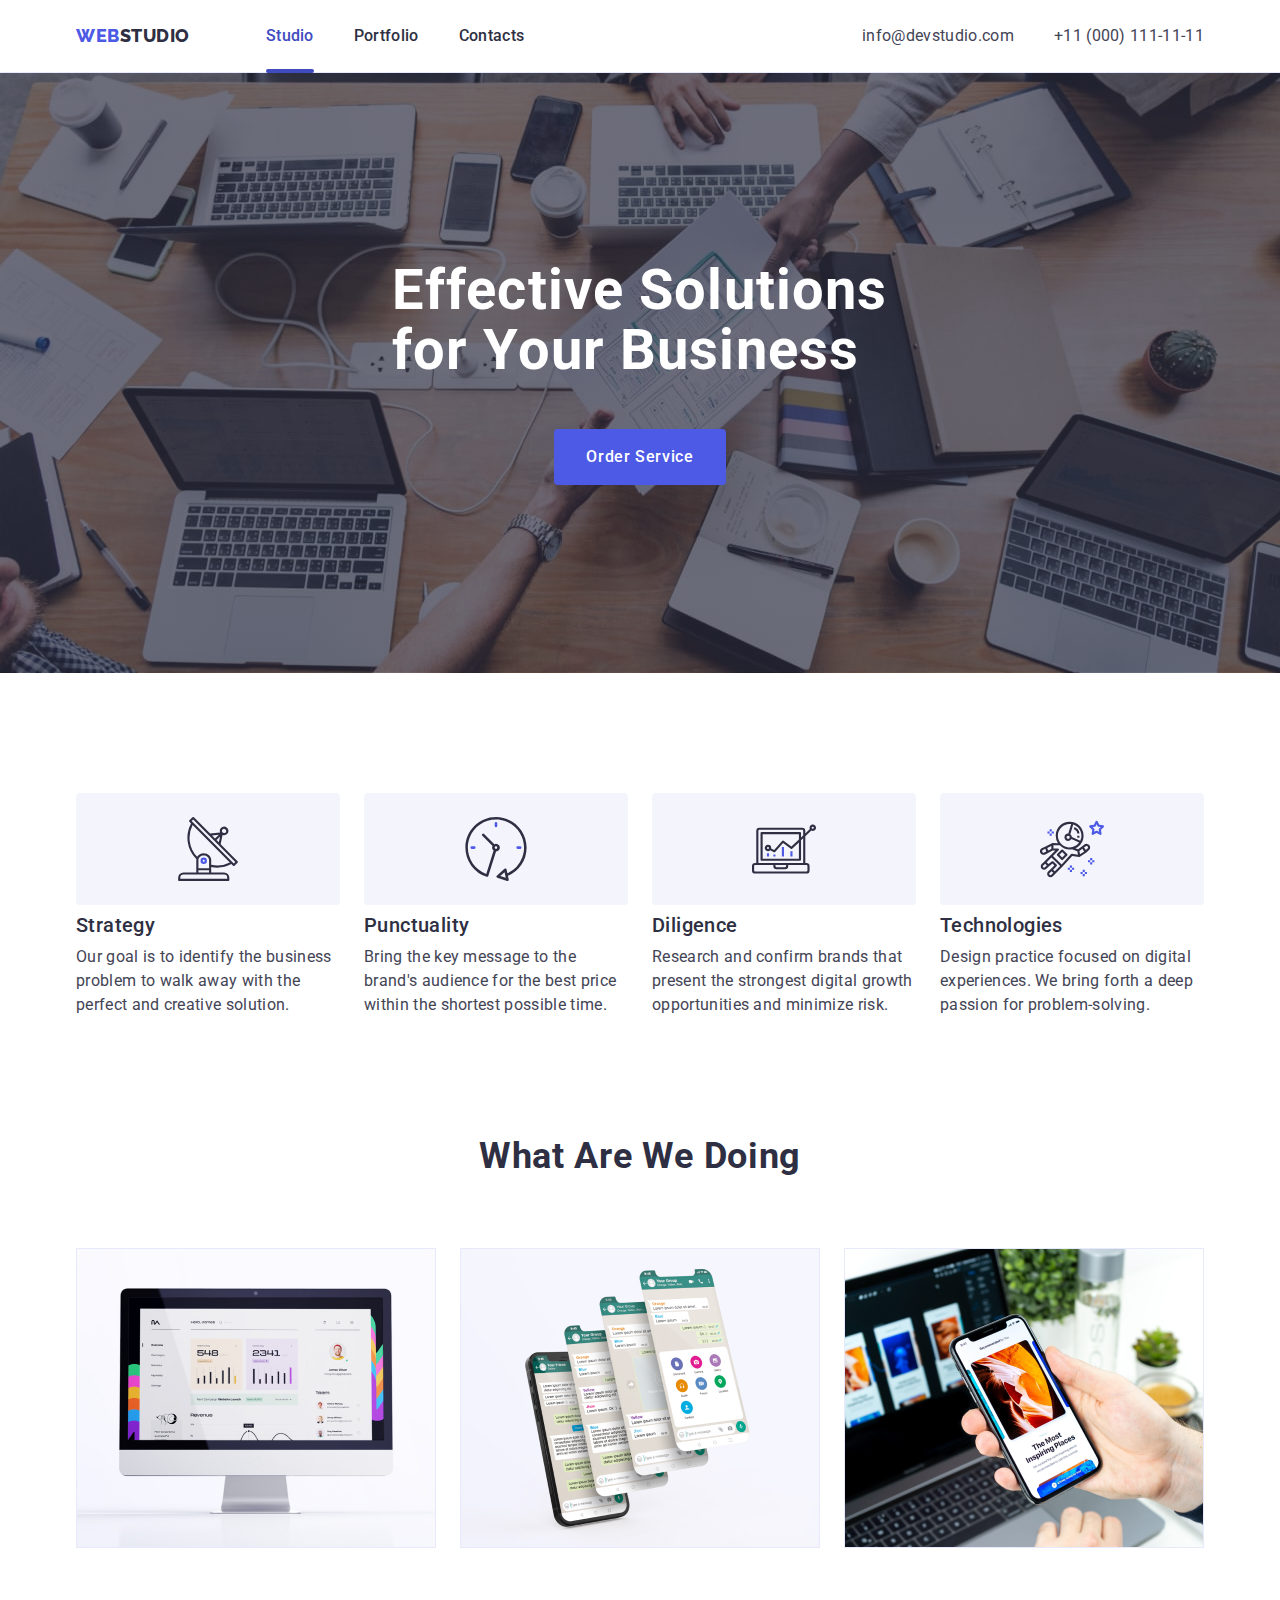
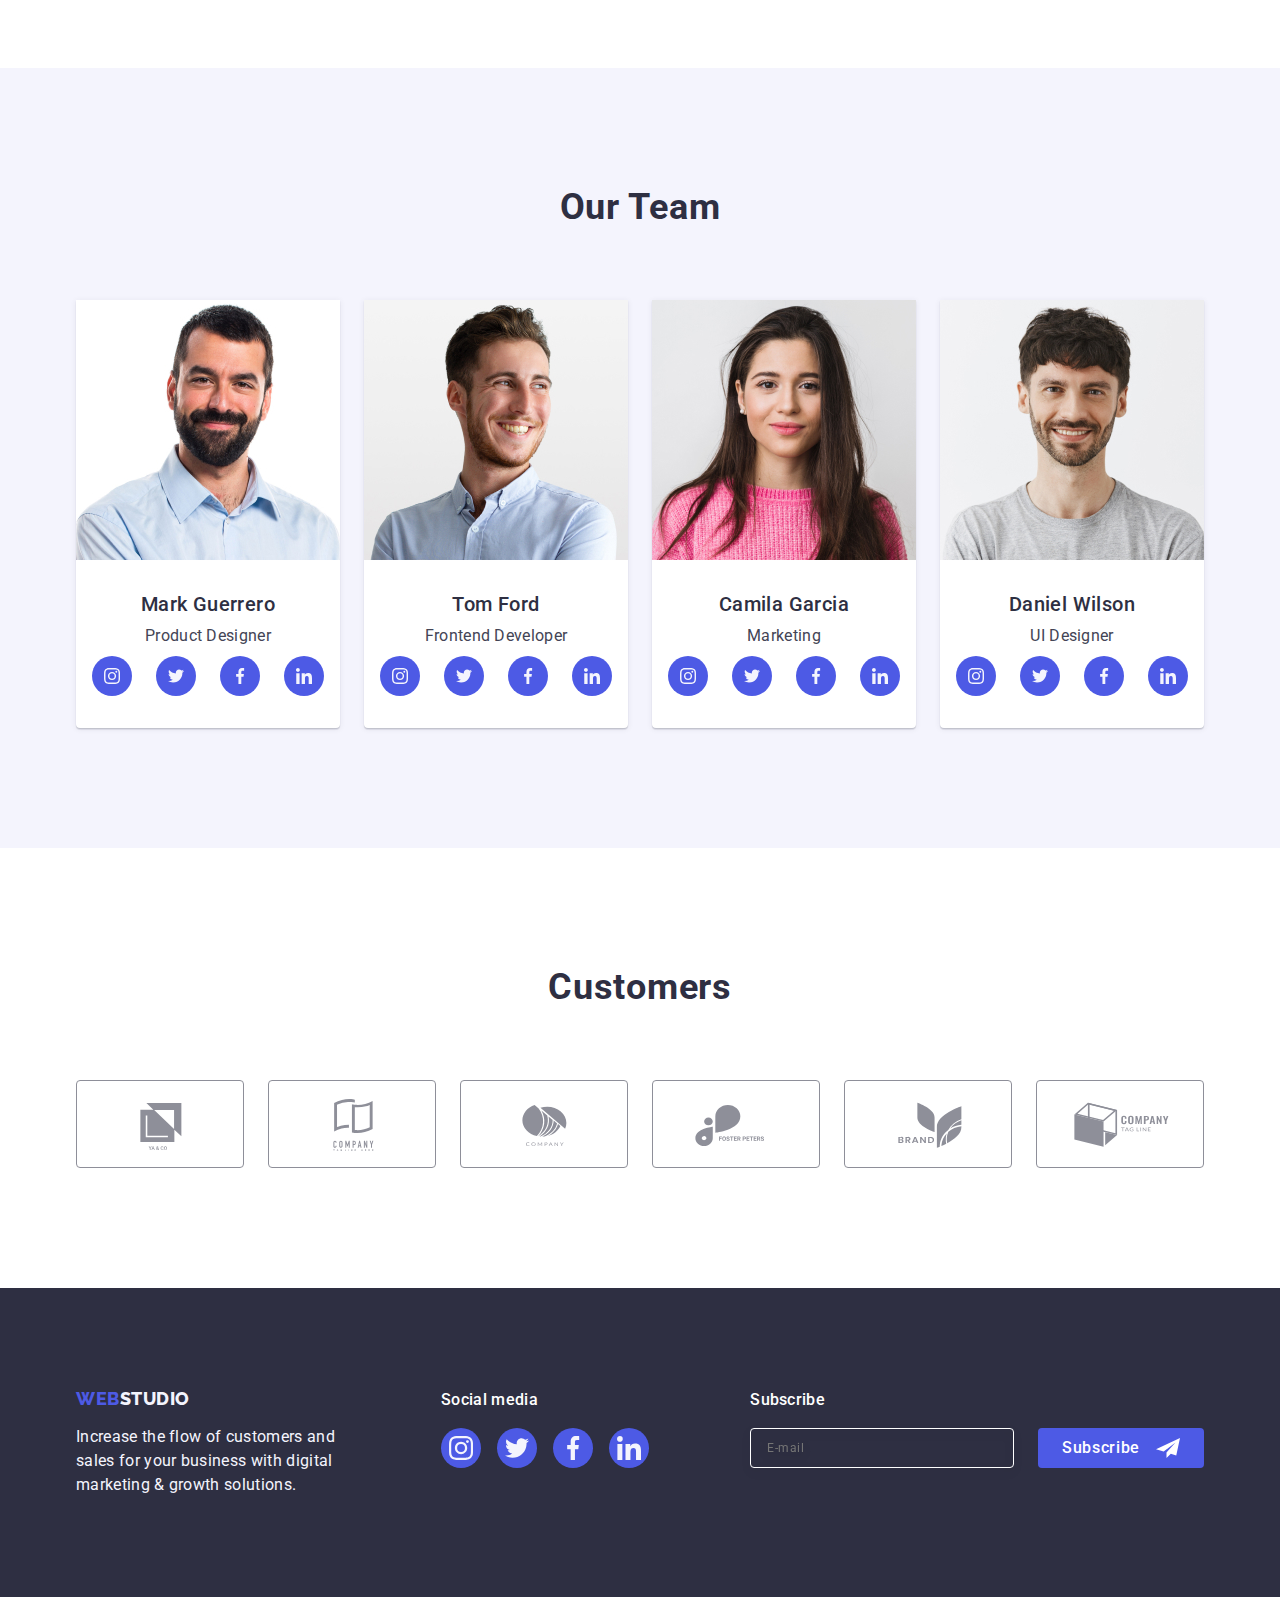
<file: index.html>
<!DOCTYPE html>
<html lang="en">
  <head>
    <meta charset="UTF-8" />
    <meta http-equiv="X-UA-Compatible" content="IE=edge" />
    <meta name="viewport" content="width=device-width, initial-scale=1.0" />
    <title>Main Page</title>
    <link rel="preconnect" href="https://fonts.googleapis.com" />
    <link rel="preconnect" href="https://fonts.gstatic.com" crossorigin />
    <link
      href="https://fonts.googleapis.com/css2?family=Raleway:wght@800&family=Roboto:wght@400;500;700;900&display=swap"
      rel="stylesheet"
    />
    <link
      rel="stylesheet"
      href="https://cdnjs.cloudflare.com/ajax/libs/modern-normalize/1.1.0/modern-normalize.min.css"
    />
    <link rel="stylesheet" href="./css/styles.css" />
  </head>
  <body>
    <!-- Page header -->
    <header class="page-header">
      <div class="page-header-container container">
        <nav class="header-navigation">
          <a class="logo-header link" href="./index.html"
            >WEB<span class="span-logo logo link">Studio</span></a
          >
          <ul class="menu-list list">
            <li class="menu-item">
              <a class="menu-link link menu-studio" href="./index.html">
                Studio</a
              >
            </li>
            <li class="menu-item">
              <a class="menu-link link" href="./portfolio.html">Portfolio</a>
            </li>
            <li class="menu-item">
              <a class="menu-link link" href="" target="_blank">Contacts</a>
            </li>
          </ul>
        </nav>
        <!-- Contacts -->
        <address class="address">
          <ul class="address-list list">
            <li class="address-item">
              <a class="address-link link" href="mailto:info@devstudio.com"
                >info@devstudio.com</a
              >
            </li>
            <li class="address-item">
              <a class="address-link link" href="tel:+110001111111"
                >+11 (000) 111-11-11</a
              >
            </li>
          </ul>
        </address>
      </div>
    </header>
    <!-- Page main -->
    <main>
      <!-- Hero -->
      <section class="section-hero">
        <div class="section-hero-container container">
          <h1 class="main-title">Effective Solutions for Your Business</h1>
          <button class="order-service-btn" type="button" data-modal-open>
            Order Service
          </button>
        </div>
      </section>

      <!-- Features -->
      <section class="section-features section">
        <div class="section-features-container container">
          <h2 class="section-title visually-hidden">Features</h2>
          <ul class="features-list list">
            <li class="features-item">
              <div class="features-icon-item">
                <svg
                  class="features-icon"
                  aria-label="icon antenna"
                  width="64"
                  height="64"
                >
                  <use href="./images/icons.svg#icon-antenna"></use>
                </svg>
              </div>
              <h3 class="title-item">Strategy</h3>
              <p class="paragraph">
                Our goal is to identify the business problem to walk away with
                the perfect and creative solution.
              </p>
            </li>
            <li class="features-item">
              <div class="features-icon-item">
                <svg
                  class="features-icon"
                  aria-label="icon clock"
                  width="64"
                  height="64"
                >
                  <use href="./images/icons.svg#icon-clock"></use>
                </svg>
              </div>
              <h3 class="title-item">Punctuality</h3>
              <p class="paragraph">
                Bring the key message to the brand's audience for the best price
                within the shortest possible time.
              </p>
            </li>
            <li class="features-item">
              <div class="features-icon-item">
                <svg
                  class="features-icon"
                  aria-label="icon diagram"
                  width="64"
                  height="64"
                >
                  <use href="./images/icons.svg#icon-diagram"></use>
                </svg>
              </div>
              <h3 class="title-item">Diligence</h3>
              <p class="paragraph">
                Research and confirm brands that present the strongest digital
                growth opportunities and minimize risk.
              </p>
            </li>
            <li class="features-item">
              <div class="features-icon-item">
                <svg
                  class="features-icon"
                  aria-label="icon astronaut"
                  width="64"
                  height="64"
                >
                  <use href="./images/icons.svg#icon-astronaut"></use>
                </svg>
              </div>
              <h3 class="title-item">Technologies</h3>
              <p class="paragraph">
                Design practice focused on digital experiences. We bring forth a
                deep passion for problem-solving.
              </p>
            </li>
          </ul>
        </div>
      </section>

      <!-- What are we doing -->
      <section class="section-services section">
        <div class="container">
          <h2 class="section-title">What are we doing</h2>
          <ul class="services-list list">
            <li class="services-item">
              <img
                class="services-img"
                src="./images/computer.jpg"
                alt="Desktop app"
                width="360"
                height="300"
              />
            </li>
            <li class="services-item">
              <img
                class="services-img"
                src="./images/mobile-phones.jpg"
                alt="Mobile app"
                width="360"
                height="300"
              />
            </li>
            <li class="services-item">
              <img
                class="services-img"
                src="./images/gadgets.jpg"
                alt="Design solutions"
                width="360"
                height="300"
              />
            </li>
          </ul>
        </div>
      </section>

      <!-- Our Team -->
      <section class="section-team section">
        <div class="container">
          <h2 class="section-title">Our Team</h2>
          <ul class="team-list list text-centr">
            <li class="team-item">
              <img
                class="team-img"
                src="./images/mark-guerrero.jpg"
                alt="Mark Guerrero"
                width="264"
                height="260"
              />
              <div class="team-img-content">
                <h3 class="title-item">Mark Guerrero</h3>
                <p class="paragraph">Product Designer</p>
                <ul class="social-list list">
                  <li class="social-item">
                    <a href="" class="social-link">
                      <svg
                        class="social-icon"
                        aria-label="icon instagram"
                        width="16"
                        height="16"
                      >
                        <use href="./images/icons.svg#icon-instagram"></use>
                      </svg>
                    </a>
                  </li>
                  <li class="social-item">
                    <a href="" class="social-link">
                      <svg
                        class="social-icon"
                        aria-label="icon twitter"
                        width="16"
                        height="16"
                      >
                        <use href="./images/icons.svg#icon-twitter"></use>
                      </svg>
                    </a>
                  </li>
                  <li class="social-item">
                    <a href="" class="social-link">
                      <svg
                        class="social-icon"
                        aria-label="icon facebook"
                        width="16"
                        height="16"
                      >
                        <use href="./images/icons.svg#icon-facebook"></use>
                      </svg>
                    </a>
                  </li>
                  <li class="social-item">
                    <a href="" class="social-link">
                      <svg
                        class="social-icon"
                        aria-label="icon linkedin"
                        width="16"
                        height="16"
                      >
                        <use href="./images/icons.svg#icon-linkedin"></use>
                      </svg>
                    </a>
                  </li>
                </ul>
              </div>
            </li>
            <li class="team-item">
              <img
                class="team-img"
                src="./images/tom-ford.jpg"
                alt="Tom Ford"
                width="264"
                height="260"
              />
              <div class="team-img-content">
                <h3 class="title-item">Tom Ford</h3>
                <p class="paragraph">Frontend Developer</p>
                <ul class="social-list list">
                  <li class="social-item">
                    <a href="" class="social-link">
                      <svg
                        class="social-icon"
                        aria-label="icon instagram"
                        width="16"
                        height="16"
                      >
                        <use href="./images/icons.svg#icon-instagram"></use>
                      </svg>
                    </a>
                  </li>
                  <li class="social-item">
                    <a href="" class="social-link">
                      <svg
                        class="social-icon"
                        aria-label="icon twitter"
                        width="16"
                        height="16"
                      >
                        <use href="./images/icons.svg#icon-twitter"></use>
                      </svg>
                    </a>
                  </li>
                  <li class="social-item">
                    <a href="" class="social-link">
                      <svg
                        class="social-icon"
                        aria-label="icon facebook"
                        width="16"
                        height="16"
                      >
                        <use href="./images/icons.svg#icon-facebook"></use>
                      </svg>
                    </a>
                  </li>
                  <li class="social-item">
                    <a href="" class="social-link">
                      <svg
                        class="social-icon"
                        aria-label="icon linkedin"
                        width="16"
                        height="16"
                      >
                        <use href="./images/icons.svg#icon-linkedin"></use>
                      </svg>
                    </a>
                  </li>
                </ul>
              </div>
            </li>
            <li class="team-item">
              <img
                class="team-img"
                src="./images/camila-garcia.jpg"
                alt="Camila Garcia"
                width="264"
                height="260"
              />
              <div class="team-img-content">
                <h3 class="title-item">Camila Garcia</h3>
                <p class="paragraph">Marketing</p>
                <ul class="social-list list">
                  <li class="social-item">
                    <a href="" class="social-link">
                      <svg
                        class="social-icon"
                        aria-label="icon instagram"
                        width="16px"
                        height="16px"
                      >
                        <use href="./images/icons.svg#icon-instagram"></use>
                      </svg>
                    </a>
                  </li>
                  <li class="social-item">
                    <a href="" class="social-link">
                      <svg
                        class="social-icon"
                        aria-label="icon twitter"
                        width="16px"
                        height="16px"
                      >
                        <use href="./images/icons.svg#icon-twitter"></use>
                      </svg>
                    </a>
                  </li>
                  <li class="social-item">
                    <a href="" class="social-link">
                      <svg
                        class="social-icon"
                        aria-label="icon facebook"
                        width="16px"
                        height="16px"
                      >
                        <use href="./images/icons.svg#icon-facebook"></use>
                      </svg>
                    </a>
                  </li>
                  <li class="social-item">
                    <a href="" class="social-link">
                      <svg
                        class="social-icon"
                        aria-label="icon linkedin"
                        width="16px"
                        height="16px"
                      >
                        <use href="./images/icons.svg#icon-linkedin"></use>
                      </svg>
                    </a>
                  </li>
                </ul>
              </div>
            </li>
            <li class="team-item">
              <img
                class="team-img"
                src="./images/danielwilson.jpg"
                alt="Daniel Wilson"
                width="264"
                height="260"
              />
              <div class="team-img-content">
                <h3 class="title-item">Daniel Wilson</h3>
                <p class="paragraph">UI Designer</p>
                <ul class="social-list list">
                  <li class="social-item">
                    <a href="" class="social-link">
                      <svg
                        class="social-icon"
                        aria-label="icon instagram"
                        width="16px"
                        height="16px"
                      >
                        <use href="./images/icons.svg#icon-instagram"></use>
                      </svg>
                    </a>
                  </li>
                  <li class="social-item">
                    <a href="" class="social-link">
                      <svg
                        class="social-icon"
                        aria-label="icon twitter"
                        width="16px"
                        height="16px"
                      >
                        <use href="./images/icons.svg#icon-twitter"></use>
                      </svg>
                    </a>
                  </li>
                  <li class="social-item">
                    <a href="" class="social-link">
                      <svg
                        class="social-icon"
                        aria-label="icon facebook"
                        width="16px"
                        height="16px"
                      >
                        <use href="./images/icons.svg#icon-facebook"></use>
                      </svg>
                    </a>
                  </li>
                  <li class="social-item">
                    <a href="" class="social-link">
                      <svg
                        class="social-icon"
                        aria-label="icon linkedin"
                        width="16px"
                        height="16px"
                      >
                        <use href="./images/icons.svg#icon-linkedin"></use>
                      </svg>
                    </a>
                  </li>
                </ul>
              </div>
            </li>
          </ul>
        </div>
      </section>

      <!-- Customers -->
      <section class="section-customers section">
        <div class="container">
          <h2 class="section-title">Customers</h2>
          <ul class="customers-list list">
            <li class="customers-item">
              <a href="" class="customers-link">
                <svg
                  class="customers-icon"
                  aria-label="icon yaSco"
                  width="104"
                  height="56"
                >
                  <use href="./images/icons.svg#icon-logo-ya-co"></use>
                </svg>
              </a>
            </li>
            <li class="customers-item">
              <a href="" class="customers-link">
                <svg
                  class="customers-icon"
                  aria-label="icon company tagline here"
                  width="104"
                  height="56"
                >
                  <use href="./images/icons.svg#icon-logo-tagline-here"></use>
                </svg>
              </a>
            </li>
            <li class="customers-item">
              <a href="" class="customers-link">
                <svg
                  class="customers-icon"
                  aria-label="icon company"
                  width="104"
                  height="56"
                >
                  <use href="./images/icons.svg#icon-logo-company"></use>
                </svg>
              </a>
            </li>
            <li class="customers-item">
              <a href="" class="customers-link">
                <svg
                  class="customers-icon"
                  aria-label="icon foster peters"
                  width="104"
                  height="56"
                >
                  <use href="./images/icons.svg#icon-logo-foster-peters"></use>
                </svg>
              </a>
            </li>
            <li class="customers-item">
              <a href="" class="customers-link">
                <svg
                  class="customers-icon"
                  aria-label="icon brand"
                  width="104"
                  height="56"
                >
                  <use href="./images/icons.svg#icon-logo-brand"></use>
                </svg>
              </a>
            </li>
            <li class="customers-item">
              <a href="" class="customers-link">
                <svg
                  class="customers-icon"
                  aria-label="icon tag line"
                  width="104"
                  height="56"
                >
                  <use href="./images/icons.svg#icon-logo-tag-line"></use>
                </svg>
              </a>
            </li>
          </ul>
        </div>
      </section>
    </main>

    <!-- Page footer -->
    <footer class="page-footer">
      <div class="container-footer container">
        <div class="logo-footer-title">
          <a class="logo-footer link" href="./index.html"
            >WEB<span class="span-logo light-logo link">Studio</span></a
          >
          <p class="paragraph paragraph-footer light-logo">
            Increase the flow of customers and sales for your business with
            digital marketing & growth solutions.
          </p>
        </div>
        <div class="social-media">
          <p class="footer-title">Social media</p>
          <ul class="social-list social-list-footer list">
            <li class="social-item">
              <a href="" class="social-link social-link-footer">
                <svg
                  class="social-icon"
                  aria-label="icon instagram"
                  width="24"
                  height="24"
                >
                  <use href="./images/icons.svg#icon-instagram"></use>
                </svg>
              </a>
            </li>
            <li class="social-item">
              <a href="" class="social-link social-link-footer">
                <svg
                  class="social-icon"
                  aria-label="icon twitter"
                  width="24"
                  height="24"
                >
                  <use href="./images/icons.svg#icon-twitter"></use>
                </svg>
              </a>
            </li>
            <li class="social-item">
              <a href="" class="social-link social-link-footer">
                <svg
                  class="social-icon"
                  aria-label="icon facebook"
                  width="24"
                  height="24"
                >
                  <use href="./images/icons.svg#icon-facebook"></use>
                </svg>
              </a>
            </li>
            <li class="social-item">
              <a href="" class="social-link social-link-footer">
                <svg
                  class="social-icon"
                  aria-label="icon linkedin"
                  width="24"
                  height="24"
                >
                  <use href="./images/icons.svg#icon-linkedin"></use>
                </svg>
              </a>
            </li>
          </ul>
        </div>

        <div class="footer-email">
          <p class="footer-title">Subscribe</p>
          <form class="footer-form-email">
            <label class="footer-label-email">
              <input
                class="footer-input-email"
                type="email"
                name="email"
                placeholder="E-mail"
              />
            </label>
            <button class="footer-subscribe-btn" type="submit">
              Subscribe
              <svg class="footer-subscribe-btn-icon" width="24" height="24">
                <use href="./images/icons.svg#icon-subscribe-plane"></use>
              </svg>
            </button>
          </form>
        </div>
      </div>
    </footer>

    <!-- backdrop -->
    <div class="backdrop is-hidden" data-modal>
      <div class="modal">
        <h2 class="visually-hidden">User contact form</h2>
        <p class="contact-form-header">
          Leave your contacts and we will call you back
        </p>
        <form class="contact-form">
          <div class="contact-form-item">
            <label class="form-field-wrapper" for="user-name">Name</label>
            <div class="contact-form-field">
              <input
                class="contact-form-input"
                type="text"
                autofocus
                id="user-name"
                name="user-name"
                required
                pattern="[a-zA-Zа-яА-ЯіІїЇґҐєЄʼ]+"
              />
              <svg
                class="form-icon"
                aria-label="icon form person"
                width="18"
                height="24"
              >
                <use href="./images/icons.svg#icon-form-person"></use>
              </svg>
            </div>
          </div>
          <div class="contact-form-item">
            <label class="form-field-wrapper" for="user_phone">Phone</label>
            <div class="contact-form-field">
              <input
                class="contact-form-input"
                type="tel"
                id="user_phone"
                name="user_phone"
                required
                pattern="[0-9]{3}-[0-9]{3}-[0-9]{2}-[0-9]{2}"
                title="xxx-xxx-xx-xx"
              />
              <svg
                class="form-icon"
                aria-label="icon form phone"
                width="18"
                height="24"
              >
                <use href="./images/icons.svg#icon-form-phone"></use>
              </svg>
            </div>
          </div>

          <div class="contact-form-item">
            <label class="form-field-wrapper" for="user_email">Email</label>
            <div class="contact-form-field">
              <input
                class="contact-form-input"
                type="email"
                id="user_email"
                name="user_email"
                required
              />
              <svg
                class="form-icon"
                aria-label="icon form email"
                width="18"
                height="24"
              >
                <use href="./images/icons.svg#icon-form-email"></use>
              </svg>
            </div>
          </div>

          <div class="contact-form-comment">
            <label class="form-field-wrapper" for="user-comment">Comment</label>
            <textarea
              class="contact-form-message"
              name="user-comment"
              id="user-comment"
              placeholder="Text input"
            ></textarea>
          </div>

          <div class="form-checkbox">
            <input
              class="contact-form-checkbox visually-hidden"
              type="checkbox"
              id="user-privacy"
              name="user-privacy"
              value="true"
              required
            />
            <label class="form-field-checkbox" for="user-privacy"
              ><span class="contact-form-checkbox-wrapper">
                <svg
                  class="form-checkbox-svg"
                  aria-label="icon form checkbox"
                  width="10"
                  height="8"
                >
                  <use href="./images/icons.svg#icon-form-checkbox"></use>
                </svg>
              </span>
              I accept the terms and conditions of the
              <a href="" class="contact-form-checkbox-link">Privacy Policy</a>
            </label>
          </div>

          <button type="submit" class="contact-form-btn">Send</button>
        </form>
        <button type="button" class="modal-close-btn" data-modal-close>
          <svg class="modal-close-icon" width="8" height="8">
            <use href="./images/icons.svg#icon-close-black"></use>
          </svg>
        </button>
      </div>
    </div>
    <script src="./js/modal.js"></script>
  </body>
</html>
</file>
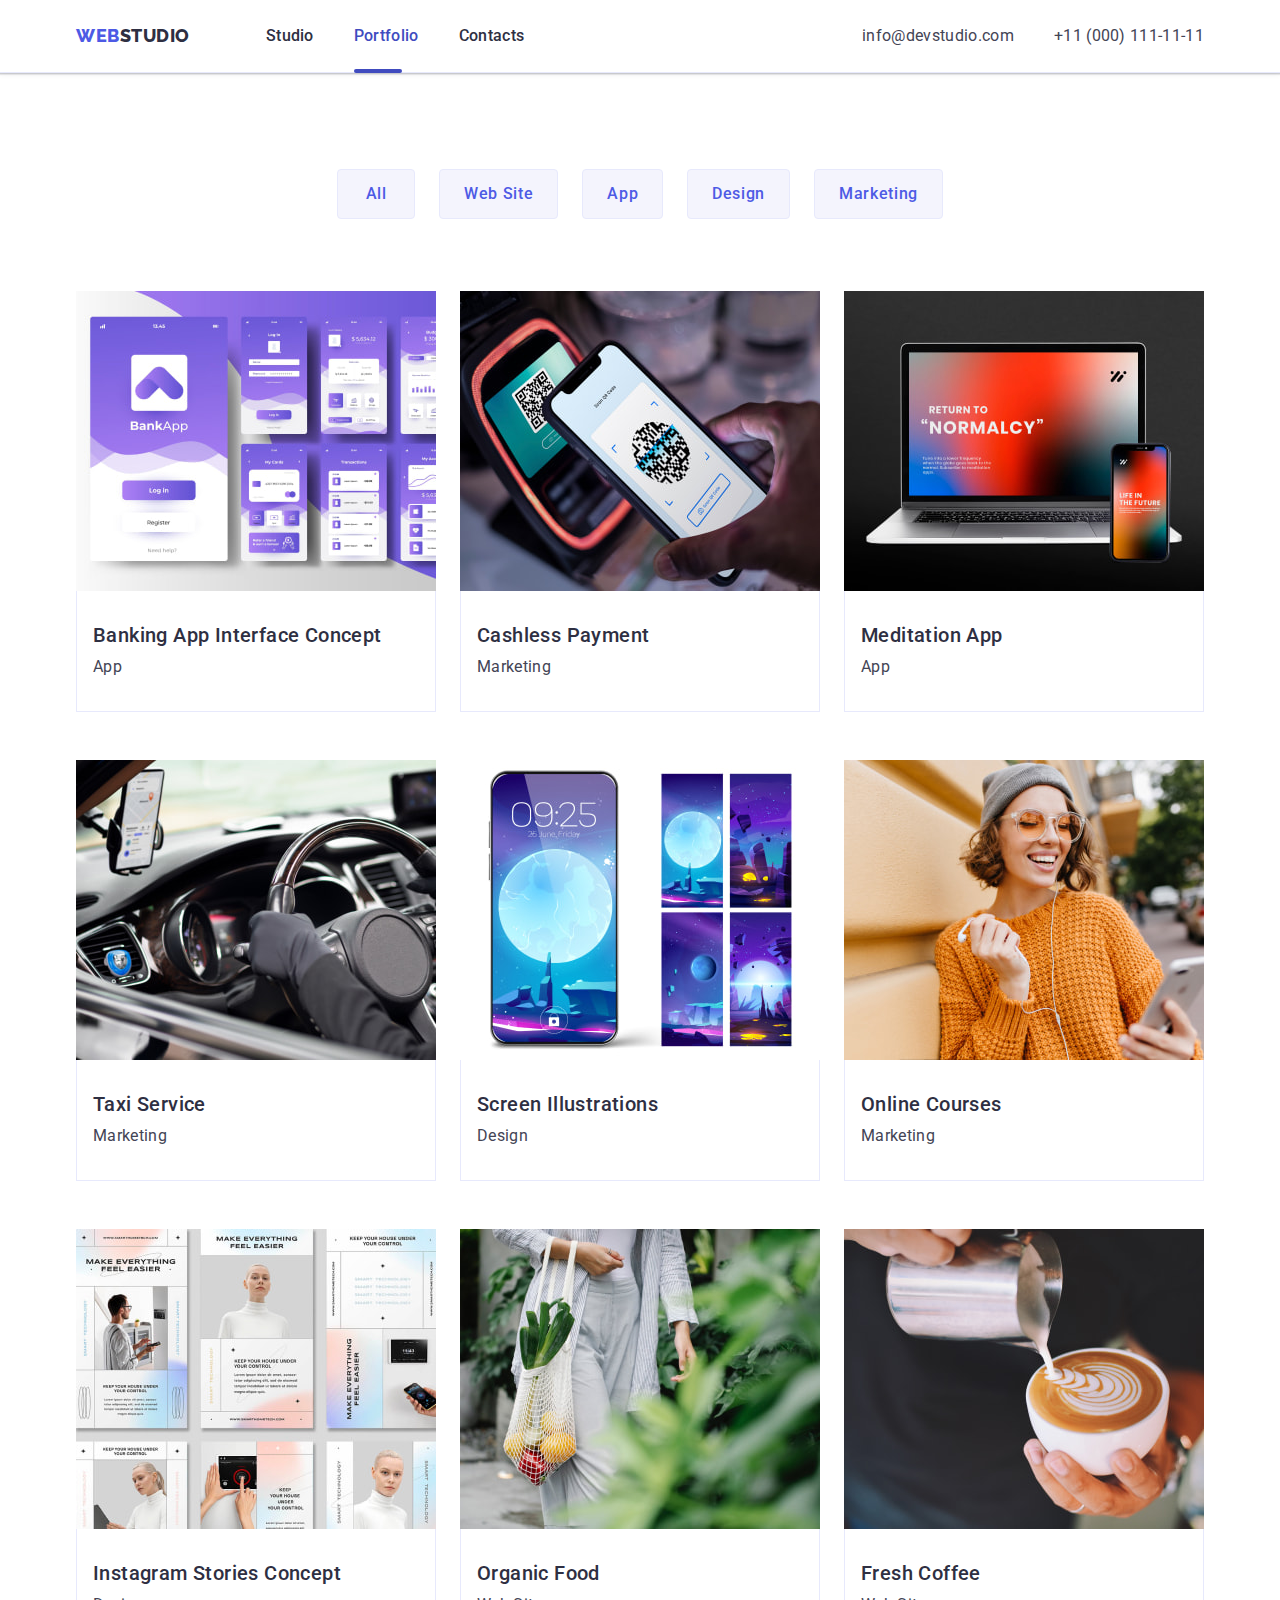
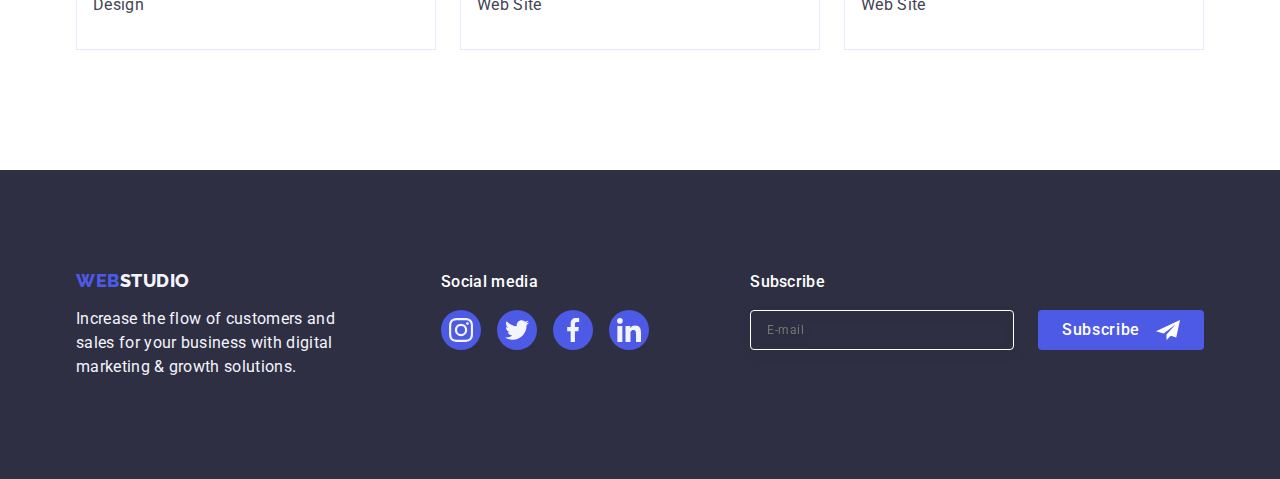
<file: portfolio.html>
<!DOCTYPE html>
<html lang="en">
  <head>
    <meta charset="UTF-8" />
    <meta http-equiv="X-UA-Compatible" content="IE=edge" />
    <meta name="viewport" content="width=device-width, initial-scale=1.0" />
    <title>Portfolio</title>
    <link rel="preconnect" href="https://fonts.googleapis.com" />
    <link rel="preconnect" href="https://fonts.gstatic.com" crossorigin />
    <link
      href="https://fonts.googleapis.com/css2?family=Raleway:wght@800&family=Roboto:wght@400;500;700;900&display=swap"
      rel="stylesheet"
    />
    <link
      rel="stylesheet"
      href="https://cdnjs.cloudflare.com/ajax/libs/modern-normalize/1.1.0/modern-normalize.min.css"
    />
    <link rel="stylesheet" href="./css/styles.css" />
  </head>
  <body>
    <!-- Page header -->
    <header class="page-header">
      <div class="page-header-container container">
        <nav class="header-navigation">
          <a class="logo-header link" href="./index.html"
            >WEB<span class="span-logo logo link">Studio</span></a
          >
          <ul class="menu-list list">
            <li class="menu-item">
              <a class="menu-link link" href="./index.html"> Studio</a>
            </li>
            <li class="menu-item">
              <a class="menu-link link menu-studio" href="./portfolio.html"
                >Portfolio</a
              >
            </li>
            <li class="menu-item">
              <a class="menu-link link" href="" target="_blank">Contacts</a>
            </li>
          </ul>
        </nav>
        <!-- Contacts -->
        <address class="address">
          <ul class="address-list list">
            <li class="address-item">
              <a class="address-link link" href="mailto:info@devstudio.com"
                >info@devstudio.com</a
              >
            </li>
            <li class="address-item">
              <a class="address-link link" href="tel:+110001111111"
                >+11 (000) 111-11-11</a
              >
            </li>
          </ul>
        </address>
      </div>
    </header>

    <!-- Page main -->
    <!-- Portfolio -->
    <main>
      <section class="section-portfolio">
        <div class="container">
          <h1 class="main-title visually-hidden">Portfolio</h1>
          <ul class="portfolio-list-btn list">
            <li class="portfolio-item-btn">
              <button class="filter-btn" type="button">All</button>
            </li>
            <li class="portfolio-item-btn">
              <button class="filter-btn" type="button">Web Site</button>
            </li>
            <li class="portfolio-item-btn">
              <button class="filter-btn" type="button">App</button>
            </li>
            <li class="portfolio-item-btn">
              <button class="filter-btn" type="button">Design</button>
            </li>
            <li class="portfolio-item-btn">
              <button class="filter-btn" type="button">Marketing</button>
            </li>
          </ul>

          <ul class="portfolio-list list">
            <li class="portfolio-item">
              <a class="portfolio-link link" href="" target="_blank">
                <div class="portfolio-list-img">
                  <img
                    class="portfolio-img"
                    src="./images/portfolio/banking-app.jpg"
                    alt="Banking App Interface Concept"
                    width="360"
                    height="300"
                  />
                  <p class="overlay">
                    14 Stylish and User-Friendly App Design Concepts · Task
                    Manager App · Calorie Tracker App · Exotic Fruit Ecommerce
                    App · Cloud Storage App
                  </p>
                </div>
                <div class="portfolio-item-content">
                  <h2 class="portfolio-title-item">
                    Banking App Interface Concept
                  </h2>
                  <p class="paragraph">App</p>
                </div>
              </a>
            </li>
            <li class="portfolio-item">
              <a class="portfolio-link link" href="" target="_blank">
                <div class="portfolio-list-img">
                  <img
                    class="portfolio-img"
                    src="./images/portfolio/cashless-payment.jpg"
                    alt="Cashless Payment"
                    width="360"
                    height="300"
                  />
                  <p class="overlay">
                    14 Stylish and User-Friendly App Design Concepts · Task
                    Manager App · Calorie Tracker App · Exotic Fruit Ecommerce
                    App · Cloud Storage App
                  </p>
                </div>
                <div class="portfolio-item-content">
                  <h2 class="portfolio-title-item">Cashless Payment</h2>
                  <p class="paragraph">Marketing</p>
                </div>
              </a>
            </li>
            <li class="portfolio-item">
              <a class="portfolio-link link" href="" target="_blank">
                <div class="portfolio-list-img">
                  <img
                    class="portfolio-img"
                    src="./images/portfolio/meditation-app.jpg"
                    alt="Meditation App"
                    width="360"
                    height="300"
                  />
                  <p class="overlay">
                    14 Stylish and User-Friendly App Design Concepts · Task
                    Manager App · Calorie Tracker App · Exotic Fruit Ecommerce
                    App · Cloud Storage App
                  </p>
                </div>
                <div class="portfolio-item-content">
                  <h2 class="portfolio-title-item">Meditation App</h2>
                  <p class="paragraph">App</p>
                </div>
              </a>
            </li>
            <li class="portfolio-item">
              <a class="portfolio-link link" href="" target="_blank">
                <div class="portfolio-list-img">
                  <img
                    class="portfolio-img"
                    src="./images/portfolio/taxi-service.jpg"
                    alt="Taxi Service"
                    width="360"
                    height="300"
                  />
                  <p class="overlay">
                    14 Stylish and User-Friendly App Design Concepts · Task
                    Manager App · Calorie Tracker App · Exotic Fruit Ecommerce
                    App · Cloud Storage App
                  </p>
                </div>
                <div class="portfolio-item-content">
                  <h2 class="portfolio-title-item">Taxi Service</h2>
                  <p class="paragraph">Marketing</p>
                </div>
              </a>
            </li>
            <li class="portfolio-item">
              <a class="portfolio-link link" href="" target="_blank">
                <div class="portfolio-list-img">
                  <img
                    class="portfolio-img"
                    src="./images/portfolio/screen-illustrations.jpg"
                    alt="Screen Illustrations"
                    width="360"
                    height="300"
                  />
                  <p class="overlay">
                    14 Stylish and User-Friendly App Design Concepts · Task
                    Manager App · Calorie Tracker App · Exotic Fruit Ecommerce
                    App · Cloud Storage App
                  </p>
                </div>
                <div class="portfolio-item-content">
                  <h2 class="portfolio-title-item">Screen Illustrations</h2>
                  <p class="paragraph">Design</p>
                </div>
              </a>
            </li>
            <li class="portfolio-item">
              <a class="portfolio-link link" href="" target="_blank">
                <div class="portfolio-list-img">
                  <img
                    class="portfolio-img"
                    src="./images/portfolio/online-courses.jpg"
                    alt="Online Courses"
                    width="360"
                    height="300"
                  />
                  <p class="overlay">
                    14 Stylish and User-Friendly App Design Concepts · Task
                    Manager App · Calorie Tracker App · Exotic Fruit Ecommerce
                    App · Cloud Storage App
                  </p>
                </div>
                <div class="portfolio-item-content">
                  <h2 class="portfolio-title-item">Online Courses</h2>
                  <p class="paragraph">Marketing</p>
                </div>
              </a>
            </li>
            <li class="portfolio-item">
              <a class="portfolio-link link" href="" target="_blank">
                <div class="portfolio-list-img">
                  <img
                    class="portfolio-img"
                    src="./images/portfolio/instagram.jpg"
                    alt="Instagram Stories Concept"
                    width="360"
                    height="300"
                  />
                  <p class="overlay">
                    14 Stylish and User-Friendly App Design Concepts · Task
                    Manager App · Calorie Tracker App · Exotic Fruit Ecommerce
                    App · Cloud Storage App
                  </p>
                </div>
                <div class="portfolio-item-content">
                  <h2 class="portfolio-title-item">
                    Instagram Stories Concept
                  </h2>
                  <p class="paragraph">Design</p>
                </div>
              </a>
            </li>
            <li class="portfolio-item">
              <a class="portfolio-link link" href="" target="_blank">
                <div class="portfolio-list-img">
                  <img
                    class="portfolio-img"
                    src="./images/portfolio/organic-food.jpg"
                    alt="Organic Food"
                    width="360"
                    height="300"
                  />
                  <p class="overlay">
                    14 Stylish and User-Friendly App Design Concepts · Task
                    Manager App · Calorie Tracker App · Exotic Fruit Ecommerce
                    App · Cloud Storage App
                  </p>
                </div>
                <div class="portfolio-item-content">
                  <h2 class="portfolio-title-item">Organic Food</h2>
                  <p class="paragraph">Web Site</p>
                </div>
              </a>
            </li>
            <li class="portfolio-item">
              <a class="portfolio-link link" href="" target="_blank">
                <div class="portfolio-list-img">
                  <img
                    class="portfolio-img"
                    src="./images/portfolio/coffee.jpg"
                    alt="Fresh Coffee"
                    width="360"
                    height="300"
                  />
                  <p class="overlay">
                    14 Stylish and User-Friendly App Design Concepts · Task
                    Manager App · Calorie Tracker App · Exotic Fruit Ecommerce
                    App · Cloud Storage App
                  </p>
                </div>
                <div class="portfolio-item-content">
                  <h2 class="portfolio-title-item">Fresh Coffee</h2>
                  <p class="paragraph">Web Site</p>
                </div>
              </a>
            </li>
          </ul>
        </div>
      </section>
    </main>

    <!-- Page footer -->
    <footer class="page-footer">
      <div class="container-footer container">
        <div class="logo-footer-title">
          <a class="logo-footer link" href="./index.html"
            >WEB<span class="span-logo light-logo link">Studio</span></a
          >
          <p class="paragraph paragraph-footer light-logo">
            Increase the flow of customers and sales for your business with
            digital marketing & growth solutions.
          </p>
        </div>
        <div class="social-media">
          <p class="footer-title">Social media</p>
          <ul class="social-list social-list-footer list">
            <li class="social-item">
              <a href="" class="social-link social-link-footer">
                <svg
                  class="social-icon"
                  aria-label="icon instagram"
                  width="24"
                  height="24"
                >
                  <use href="./images/icons.svg#icon-instagram"></use>
                </svg>
              </a>
            </li>
            <li class="social-item">
              <a href="" class="social-link social-link-footer">
                <svg
                  class="social-icon"
                  aria-label="icon twitter"
                  width="24"
                  height="24"
                >
                  <use href="./images/icons.svg#icon-twitter"></use>
                </svg>
              </a>
            </li>
            <li class="social-item">
              <a href="" class="social-link social-link-footer">
                <svg
                  class="social-icon"
                  aria-label="icon facebook"
                  width="24"
                  height="24"
                >
                  <use href="./images/icons.svg#icon-facebook"></use>
                </svg>
              </a>
            </li>
            <li class="social-item">
              <a href="" class="social-link social-link-footer">
                <svg
                  class="social-icon"
                  aria-label="icon linkedin"
                  width="24"
                  height="24"
                >
                  <use href="./images/icons.svg#icon-linkedin"></use>
                </svg>
              </a>
            </li>
          </ul>
        </div>

        <div class="footer-email">
          <p class="footer-title">Subscribe</p>
          <form class="footer-form-email">
            <label class="footer-label-email">
              <input
                class="footer-input-email"
                type="email"
                name="email"
                placeholder="E-mail"
              />
            </label>
            <button class="footer-subscribe-btn" type="submit">
              Subscribe
              <svg class="footer-subscribe-btn-icon" width="24" height="24">
                <use href="./images/icons.svg#icon-subscribe-plane"></use>
              </svg>
            </button>
          </form>
        </div>
      </div>
    </footer>
  </body>
</html>
</file>
<file: css/styles.css>
*,
*::before,
*::after {
  box-sizing: border-box;
}
:root {
  --dark: #2e2f42;
  --text: #434455;
  --light: #f4f4fd;
  --main-color: #ffffff;
  --modal-color: #fcfcfc;
  --primary-brand: #4d5ae5;
  --pressed-state: #404bbf;
  --accent-color: #31d0aa;
  --helper-text: #8e8f99;
  --transition-duration-and-function: 250ms cubic-bezier(0.4, 0, 0.2, 1);
}
body {
  background-color: var(--main-color);
  font-family: 'Roboto', sans-serif;
  color: var(--text);
}

.list {
  list-style: none;
}
.link {
  text-decoration: none;
}
h1,
h2,
h3,
h4,
p {
  margin-top: 0;
  margin-bottom: 0;
}
ul {
  margin-top: 0;
  margin-bottom: 0;
  padding-left: 0;
}
img {
  display: block;
}
.visually-hidden {
  position: absolute;
  white-space: nowrap;
  width: 1px;
  height: 1px;
  overflow: hidden;
  border: 0;
  padding: 0;
  clip: rect(0 0 0 0);
  clip-path: inset(50%);
  margin: -1px;
}

.container {
  width: 1158px;
  margin-left: auto;
  margin-right: auto;
  padding-left: 15px;
  padding-right: 15px;
}
.section {
  padding-top: 120px;
  padding-bottom: 120px;
}
.page-header {
  border-bottom: 1px solid #e7e9fc;
  box-shadow: 0px 2px 1px rgba(46, 47, 66, 0.08),
    0px 1px 1px rgba(46, 47, 66, 0.16), 0px 1px 6px rgba(46, 47, 66, 0.08);
}
.page-header-container {
  display: flex;
  align-items: center;
}

.header-navigation {
  display: flex;
  align-items: center;
}
.logo-header {
  font-family: 'Raleway', sans-serif;
  font-style: normal;
  font-weight: 800;
  font-size: 18px;
  line-height: 1.17;
  letter-spacing: 0.03em;
  text-transform: uppercase;
  color: var(--primary-brand);
  margin-right: 76px;
  padding-top: 24px;
  padding-bottom: 24px;
}
.logo {
  font-family: 'Raleway', sans-serif;
  font-style: normal;
  font-weight: 800;
  font-size: 18px;
  line-height: 1.17;
  letter-spacing: 0.03em;
  text-transform: uppercase;
  color: var(--primary-brand);
}
.span-logo {
  color: var(--dark);
}
.menu-list {
  display: flex;
}
.menu-item:not(:last-child) {
  margin-right: 40px;
}
.menu-item:first-child {
  color: var(--pressed-state);
}
.menu-link {
  display: block;
  position: relative;
  padding-top: 24px;
  padding-bottom: 24px;
  font-style: normal;
  font-weight: 500;
  font-size: 16px;
  line-height: 1.5;
  letter-spacing: 0.02em;
  color: var(--dark);
  transition: color var(--transition-duration-and-function);
}
.menu-link:hover,
.menu-link:focus {
  color: var(--pressed-state);
}
.menu-studio {
  color: var(--pressed-state);
}
.menu-studio::after,
.menu-studio::after {
  position: absolute;
  content: '';
  display: block;
  width: 48px;
  height: 4px;
  left: 0;
  margin-left: auto;
  margin-right: auto;
  bottom: -1px;
  border-radius: 2px;
  background-color: var(--pressed-state);
}
.address {
  font-style: normal;
  margin-left: auto;
}
.address-list {
  display: flex;
  margin-left: auto;
}
.address-item:not(:last-child) {
  margin-right: 40px;
}
.address-link {
  font-style: normal;
  font-weight: 400;
  font-size: 16px;
  line-height: 1.5;
  letter-spacing: 0.02em;
  color: var(--text);
  transition: color var(--transition-duration-and-function);
}
.address-link:hover,
.address-link:focus {
  color: var(--pressed-state);
}
.section-hero-container {
  display: flex;
  flex-direction: column;
  align-items: center;
}
.section-hero {
  background-color: var(--dark);
  max-width: 1440px;
  padding-top: 188px;
  padding-bottom: 188px;
  background-image: linear-gradient(
      rgba(46, 47, 66, 0.7),
      rgba(46, 47, 66, 0.7)
    ),
    url('../images/people-office.jpg');
  background-size: cover;
  background-repeat: no-repeat;
  background-position: center;
  margin: 0 auto;
}
.main-title {
  display: block;
  max-width: 496px;
  padding-top: 0;
  font-style: normal;
  font-weight: 700;
  font-size: 56px;
  line-height: 1.07;
  letter-spacing: 0.02em;
  color: var(--main-color);
  margin-left: auto;
  margin-right: auto;
}
.order-service-btn {
  padding: 16px 32px;
  min-width: 169px;
  height: 56px;
  text-align: center;
  font-family: 'Roboto', sans-serif;
  font-style: normal;
  font-weight: 500;
  font-size: 16px;
  line-height: 1.5;
  letter-spacing: 0.04em;
  background: var(--primary-brand);
  color: var(--main-color);
  border: 1px solid #000000;
  border: none;
  border-radius: 4px;
  cursor: pointer;
  margin-top: 48px;
  margin-left: auto;
  margin-right: auto;
  transition: background-color var(--transition-duration-and-function);
}

.order-service-btn:hover,
.order-service-btn:focus {
  background-color: var(--pressed-state);
}
.section-title {
  font-style: normal;
  font-weight: 700;
  font-size: 36px;
  line-height: 1.1;
  letter-spacing: 0.02em;
  color: var(--dark);
  text-align: center;
  text-transform: capitalize;
  margin-bottom: 72px;
}
.features-list {
  display: flex;
}
.features-item {
  flex-basis: calc((100% - 72px) / 4);
}
.features-icon-item {
  display: flex;
  background-color: var(--light);
  width: 264px;
  height: 112px;
  border-radius: 4px;
  align-items: center;
  justify-content: center;
  margin-bottom: 8px;
}
.features-item:not(:last-child) {
  margin-right: 24px;
}
.section-features-container {
  padding-bottom: 0;
}
.services-list {
  display: flex;
}
.section-services {
  padding-top: 0;
}
.services-item {
  flex-basis: calc((100% - 48px) / 3);
}
.services-item:not(:last-child) {
  margin-right: 24px;
}

.team-list {
  display: flex;
}
.team-item {
  flex-basis: calc((100% - 72px) / 4);
  border-radius: 0px 0px 4px 4px;
}

.team-item:not(:last-child) {
  margin-right: 24px;
}
.team-item {
  box-shadow: 0px 1px 6px rgba(46, 47, 66, 0.08),
    0px 1px 1px rgba(46, 47, 66, 0.16), 0px 2px 1px rgba(46, 47, 66, 0.08);
  border-radius: 0px 0px 4px 4px;
}
.team-img-content {
  padding: 32px 0px;
}
.text-centr {
  text-align: center;
}
.title-item {
  font-style: normal;
  font-weight: 500;
  font-size: 20px;
  line-height: 1.2;
  letter-spacing: 0.02em;
  color: var(--dark);
  margin-bottom: 8px;
}
.paragraph {
  font-style: normal;
  font-weight: 400;
  font-size: 16px;
  line-height: 1.5;
  letter-spacing: 0.02em;
  color: var(--text);
}
.section-team {
  background-color: var(--light);
}
.team-item {
  background-color: var(--main-color);
}
.social-list {
  display: flex;
  justify-content: center;
  margin-top: 8px;
  gap: 24px;
}
.social-list-footer {
  gap: 16px;
}
.social-link {
  display: flex;
  justify-content: center;
  align-items: center;
  width: 40px;
  height: 40px;
  border-radius: 50%;
  background-color: var(--primary-brand);
  transition: background-color var(--transition-duration-and-function);
}
.social-icon {
  fill: var(--light);
}
.social-link:hover,
.social-link:focus {
  background-color: var(--pressed-state);
}
.social-link-footer:hover,
.social-link-footer:focus {
  background-color: var(--accent-color);
}
.customers-list {
  display: flex;
  gap: 24px;
}
.customers-link {
  display: flex;
  width: 168px;
  height: 88px;
  background-color: var(--main-color);
  color: var(--helper-text);
  border: 1px solid var(--helper-text);
  border-radius: 4px;
  align-items: center;
  justify-content: center;
  transition: border-color var(--transition-duration-and-function),
    color var(--transition-duration-and-function);
}
.customers-icon {
  display: flex;
  fill: currentColor;
}
.customers-link:hover,
.customers-link:focus {
  border: 1px solid var(--pressed-state);
  color: var(--pressed-state);
}

.light-logo {
  color: var(--light);
}
.section-portfolio {
  padding-top: 96px;
  padding-bottom: 120px;
}
.portfolio-list-btn {
  display: flex;
  justify-content: center;
  gap: 24px;
  margin-bottom: 72px;
}
.filter-btn {
  display: inline-block;
  font-family: 'Roboto', sans-serif;
  font-style: normal;
  font-weight: 500;
  font-size: 16px;
  line-height: 1.5;
  letter-spacing: 0.04em;
  color: var(--primary-brand);
  background: var(--light);
  border: 1px solid #e7e9fc;
  cursor: pointer;
  padding: 12px 24px;
  min-width: 78px;
  border: 1px solid #e7e9fc;
  border-radius: 4px;
  transition: color var(--transition-duration-and-function),
    background-color var(--transition-duration-and-function),
    border-color var(--transition-duration-and-function),
    box-shadow var(--transition-duration-and-function);
}
.portfolio-list {
  display: flex;
  column-gap: 24px;
  row-gap: 48px;
  flex-wrap: wrap;
}
.portfolio-item {
  flex-basis: calc((100% - 48px) / 3);
}

.portfolio-title-item {
  font-style: normal;
  font-weight: 500;
  font-size: 20px;
  line-height: 1.2;
  letter-spacing: 0.02em;
  color: var(--dark);
}
.filter-btn:hover,
.filter-btn:focus {
  color: var(--main-color);
  background-color: var(--pressed-state);
  border: 1px solid transparent;
  box-shadow: 0px 3px 1px rgba(0, 0, 0, 0.1), 0px 2px 1px rgba(0, 0, 0, 0.08),
    0px 2px 2px rgba(0, 0, 0, 0.12);
}

.portfolio-link {
  display: block;
  transition: box-shadow var(--transition-duration-and-function);
}
.portfolio-item-content {
  padding: 32px 16px;
  border: 1px solid #e7e9fc;
  border-top: none;
}
.portfolio-link:hover,
.portfolio-link:focus {
  box-shadow: 0px 1px 6px rgba(46, 47, 66, 0.08),
    0px 1px 1px rgba(46, 47, 66, 0.16), 0px 2px 1px rgba(46, 47, 66, 0.08);
}

.portfolio-title-item {
  margin-bottom: 8px;
}
.page-footer {
  background-color: var(--dark);
  padding-top: 100px;
  padding-bottom: 100px;
}
.logo-footer {
  display: inline-block;
  font-family: 'Raleway', sans-serif;
  font-style: normal;
  font-weight: 800;
  font-size: 18px;
  line-height: 1.17;
  letter-spacing: 0.03em;
  text-transform: uppercase;
  color: var(--primary-brand);
  margin-right: 76px;
  margin-bottom: 16px;
}

.paragraph-footer {
  width: 264px;
}
.container-footer {
  display: flex;
  align-items: baseline;
  justify-content: space-between;
}
.footer-title {
  font-style: normal;
  font-weight: 500;
  font-size: 16px;
  line-height: 1.5;
  letter-spacing: 0.02em;
  color: var(--main-color);
  margin-bottom: 16px;
}
.footer-label-email {
  font-style: normal;
  font-weight: 500;
  font-size: 16px;
  line-height: 1.5;
  letter-spacing: 0.02em;
  color: var(--main-color);
  margin-right: 24px;
}
.footer-input-email {
  width: 264px;
  height: 40px;
  border: 1px solid #ffffff;
  filter: drop-shadow(0px 4px 4px rgba(0, 0, 0, 0.15));
  border-radius: 4px;
  background-color: transparent;
  font-style: normal;
  font-weight: 400;
  font-size: 12px;
  line-height: 1.5;
  align-items: center;
  letter-spacing: 0.04em;
  padding: 8px 16px;
  color: var(--main-color);
}
.footer-subscribe-btn {
  display: flex;
  min-width: 165px;
  height: 40px;
  background: var(--primary-brand);
  border: none;
  border-radius: 4px;
  font-family: 'Roboto', sans-serif;
  font-style: normal;
  font-weight: 500;
  font-size: 16px;
  line-height: 1.5;
  align-items: center;
  justify-content: center;
  cursor: pointer;
  letter-spacing: 0.04em;
  color: var(--main-color);
  padding: 8px 24px;
  transition: background-color var(--transition-duration-and-function);
}
.footer-subscribe-btn:hover,
.footer-subscribe-btn:focus {
  background-color: var(--accent-color);
}

.footer-subscribe-btn-icon {
  margin-left: 16px;
}
.footer-form-email {
  display: flex;
  align-items: flex-end;
}

.portfolio-list-img {
  position: relative;
  overflow: hidden;
}
.overlay {
  position: absolute;
  top: 0;
  left: 0;
  width: 100%;
  height: 100%;
  padding: 40px 32px;
  font-style: normal;
  font-weight: 400;
  font-size: 16px;
  line-height: 1.5;
  letter-spacing: 0.02em;
  background-color: var(--primary-brand);
  color: var(--light);
  overflow: auto;
  transform: translateY(100%);
  transition: transform var(--transition-duration-and-function);
}
.portfolio-link:hover .overlay,
.portfolio-link:focus .overlay {
  transform: translateY(0%);
}
.backdrop {
  position: fixed;
  top: 0;
  left: 0;
  width: 100%;
  height: 100%;
  background: rgba(46, 47, 66, 0.4);
  transition: opacity var(--transition-duration-and-function),
    visibility var(--transition-duration-and-function);
}
.modal {
  position: absolute;
  top: 50%;
  left: 50%;
  transform: translate(-50%, -50%);
  width: 408px;
  min-height: 576px;
  box-shadow: 0px 1px 1px rgba(0, 0, 0, 0.14), 0px 1px 3px rgba(0, 0, 0, 0.12),
    0px 2px 1px rgba(0, 0, 0, 0.2);
  border-radius: 4px;
  background-color: var(--modal-color);
  transition: transform var(--transition-duration-and-function);
  padding: 72px 24px 24px 24px;
}
.modal-close-btn {
  position: absolute;
  top: 24px;
  right: 24px;
  display: flex;
  align-items: center;
  justify-content: center;
  width: 24px;
  height: 24px;
  padding: 0;
  cursor: pointer;
  background: #e7e9fc;
  border: 1px solid rgba(0, 0, 0, 0.1);
  border-radius: 50%;
  transition: background-color var(--transition-duration-and-function),
    border var(--transition-duration-and-function);
}
.modal-close-icon {
  transition: fill var(--transition-duration-and-function);
}
.modal-close-btn:hover,
.modal-close-btn:focus {
  background-color: var(--pressed-state);
  border: none;
  fill: var(--main-color);
}
.is-hidden {
  opacity: 0;
  visibility: hidden;
  pointer-events: none;
}
.contact-form-header {
  font-style: normal;
  font-weight: 500;
  font-size: 16px;
  line-height: 1.5;
  text-align: center;
  letter-spacing: 0.02em;
  color: var(--dark);
  margin-bottom: 16px;
}

.contact-form-item {
  margin-bottom: 8px;
}
.contact-form-comment {
  margin-bottom: 16px;
}
.form-field-wrapper {
  display: block;
  font-style: normal;
  font-weight: 400;
  font-size: 12px;
  line-height: 1.17;
  letter-spacing: 0.04em;
  color: var(--helper-text);
  margin-bottom: 4px;
}

.contact-form-field {
  position: relative;
  display: block;
}
.contact-form-input {
  display: block;
  width: 100%;
  height: 40px;
  border: 1px solid rgba(46, 47, 66, 0.4);
  border-radius: 4px;
  background-color: transparent;
  outline: transparent;
  padding-left: 38px;
  color: var(--dark);
  transition: border-color var(--transition-duration-and-function);
}
.form-icon {
  display: block;
  position: absolute;
  top: 50%;
  transform: translateY(-50%);
  left: 16px;
  fill: var(--dark);
  transition: fill var(--transition-duration-and-function);
}

.contact-form-input:hover,
.contact-form-input:focus {
  border: 1px solid var(--primary-brand);
}
.contact-form-input:hover + .form-icon,
.contact-form-input:focus + .form-icon {
  fill: var(--primary-brand);
}
.contact-form-message {
  width: 100%;
  height: 120px;
  background-color: transparent;
  border: 1px solid rgba(46, 47, 66, 0.2);
  border-radius: 4px;
  padding: 8px 16px;
  resize: none;
  font-style: normal;
  font-weight: 400;
  font-size: 12px;
  outline: transparent;
  line-height: 1.17;
  letter-spacing: 0.04em;
  color: rgba(46, 47, 66, 0.4);
  transition: border-color var(--transition-duration-and-function);
}
.contact-form-message:hover,
.contact-form-message:focus {
  border: 1px solid var(--primary-brand);
}
.contact-form-checkbox-wrapper {
  display: inline-flex;
  width: 16px;
  height: 16px;
  border: 1px solid rgba(46, 47, 66, 0.4);
  border-radius: 2px;
  cursor: pointer;
  margin-right: 8px;
  background-color: transparent;
  fill: transparent;
  justify-content: center;
  align-items: center;
}
.form-field-checkbox {
  font-style: normal;
  font-weight: 400;
  font-size: 12px;
  line-height: 1.17;
  letter-spacing: 0.04em;
  color: var(--helper-text);
}

.contact-form-checkbox:checked
  + .form-field-checkbox
  > .contact-form-checkbox-wrapper {
  background: var(--pressed-state);
  border: none;
  border-color: var(--pressed-state);
  fill: var(--main-color);
}
.contact-form-checkbox-link {
  color: var(--primary-brand);
}
.form-checkbox {
  margin-bottom: 24px;
}
.contact-form-btn {
  font-family: 'Roboto', sans-serif;
  display: block;
  text-align: center;
  letter-spacing: 0.04em;
  align-items: center;
  justify-content: center;
  cursor: pointer;
  min-width: 169px;
  height: 56px;
  background: var(--primary-brand);
  box-shadow: 0px 4px 4px rgba(0, 0, 0, 0.15);
  border-radius: 4px;
  font-weight: 500;
  font-size: 16px;
  line-height: 1.5;
  border: none;
  color: var(--main-color);

  margin-right: auto;
  margin-left: auto;
  transition: background-color var(--transition-duration-and-function);
}
.contact-form-btn:hover,
.contact-form-btn:focus {
  background-color: var(--pressed-state);
}
</file>
